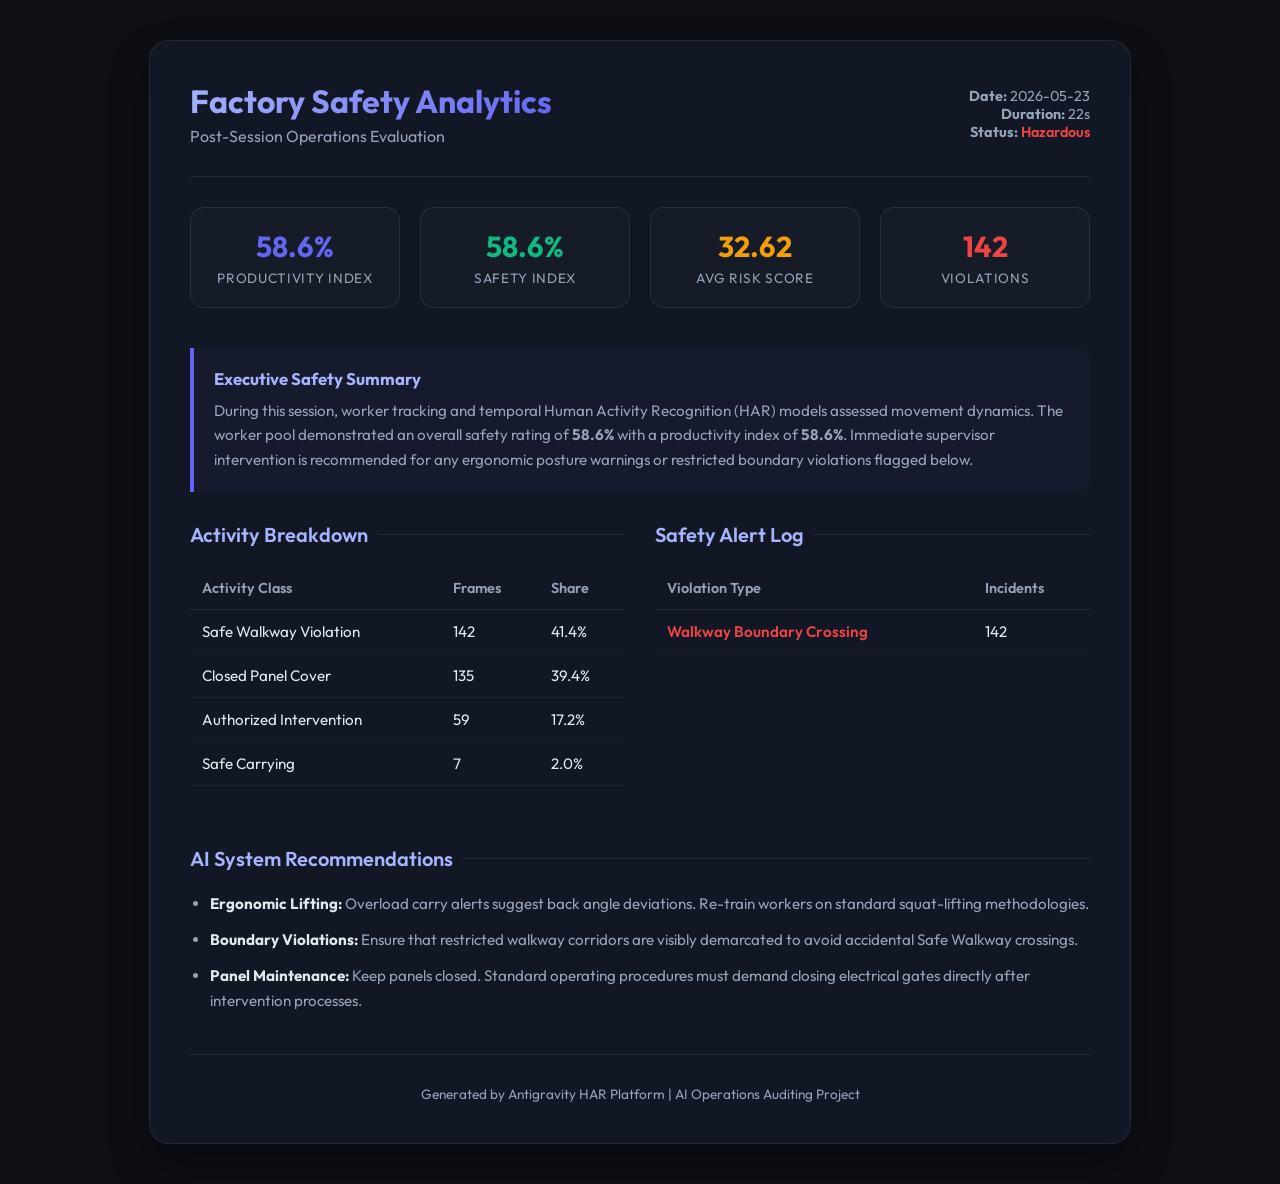
<file: reports/safety_report_20260523_174329.html>
<!DOCTYPE html>
<html lang="en">
<head>
    <meta charset="UTF-8">
    <title>Factory Worker Safety & Productivity Report</title>
    <style>
        @import url('https://fonts.googleapis.com/css2?family=Outfit:wght@300;400;600;700&display=swap');
        
        :root {
            --bg-color: #0d0f14;
            --card-bg: rgba(22, 28, 45, 0.7);
            --border-color: rgba(255, 255, 255, 0.08);
            --text-color: #e2e8f0;
            --text-muted: #94a3b8;
            --primary: #6366f1;
            --primary-glow: rgba(99, 102, 241, 0.2);
            --success: #10b981;
            --warning: #f59e0b;
            --danger: #ef4444;
        }

        body {
            background-color: var(--bg-color);
            color: var(--text-color);
            font-family: 'Outfit', sans-serif;
            margin: 0;
            padding: 40px 20px;
            display: flex;
            justify-content: center;
        }

        .report-container {
            max-width: 900px;
            width: 100%;
            background: var(--card-bg);
            border: 1px solid var(--border-color);
            border-radius: 20px;
            backdrop-filter: blur(16px);
            padding: 40px;
            box-shadow: 0 20px 40px rgba(0, 0, 0, 0.3);
        }

        .header {
            border-bottom: 1px solid var(--border-color);
            padding-bottom: 30px;
            margin-bottom: 30px;
            display: flex;
            justify-content: space-between;
            align-items: center;
        }

        .header h1 {
            font-size: 2rem;
            margin: 0;
            font-weight: 700;
            background: linear-gradient(135deg, #a5b4fc 0%, #6366f1 100%);
            -webkit-background-clip: text;
            -webkit-text-fill-color: transparent;
        }

        .header .meta {
            text-align: right;
            color: var(--text-muted);
            font-size: 0.9rem;
        }

        .kpi-grid {
            display: grid;
            grid-template-columns: repeat(4, 1fr);
            gap: 20px;
            margin-bottom: 40px;
        }

        .kpi-card {
            background: rgba(255, 255, 255, 0.02);
            border: 1px solid var(--border-color);
            border-radius: 14px;
            padding: 20px;
            text-align: center;
            transition: all 0.3s ease;
        }

        .kpi-card:hover {
            border-color: var(--primary);
            box-shadow: 0 0 15px var(--primary-glow);
        }

        .kpi-card .value {
            font-size: 1.8rem;
            font-weight: 700;
            margin-bottom: 5px;
        }

        .kpi-card .label {
            color: var(--text-muted);
            font-size: 0.85rem;
            text-transform: uppercase;
            letter-spacing: 0.05em;
        }

        .section-title {
            font-size: 1.25rem;
            font-weight: 600;
            margin-bottom: 20px;
            color: #a5b4fc;
            display: flex;
            align-items: center;
            gap: 10px;
        }

        .section-title::after {
            content: '';
            flex-grow: 1;
            height: 1px;
            background: var(--border-color);
        }

        .grid-2 {
            display: grid;
            grid-template-columns: 1fr 1fr;
            gap: 30px;
            margin-bottom: 40px;
        }

        table {
            width: 100%;
            border-collapse: collapse;
            margin-bottom: 20px;
        }

        th {
            text-align: left;
            padding: 12px;
            color: var(--text-muted);
            border-bottom: 1px solid var(--border-color);
            font-weight: 600;
            font-size: 0.9rem;
        }

        td {
            padding: 12px;
            border-bottom: 1px solid rgba(255, 255, 255, 0.03);
            font-size: 0.95rem;
        }

        .success-text { color: var(--success); font-weight: 600; }
        .warning-text { color: var(--warning); font-weight: 600; }
        .danger-text { color: var(--danger); font-weight: 600; }

        .notes-card {
            background: rgba(99, 102, 241, 0.04);
            border-left: 4px solid var(--primary);
            border-radius: 0 12px 12px 0;
            padding: 20px;
            margin-bottom: 30px;
        }

        .notes-card h3 {
            margin: 0 0 10px 0;
            font-size: 1.05rem;
            color: #a5b4fc;
        }

        .notes-card p {
            margin: 0;
            color: var(--text-muted);
            font-size: 0.95rem;
            line-height: 1.6;
        }

        .footer {
            text-align: center;
            border-top: 1px solid var(--border-color);
            padding-top: 30px;
            margin-top: 40px;
            color: var(--text-muted);
            font-size: 0.85rem;
        }
    </style>
</head>
<body>

<div class="report-container">
    <div class="header">
        <div>
            <h1>Factory Safety Analytics</h1>
            <div style="color: var(--text-muted); margin-top: 5px;">Post-Session Operations Evaluation</div>
        </div>
        <div class="meta">
            <div><strong>Date:</strong> 2026-05-23</div>
            <div><strong>Duration:</strong> 22s</div>
            <div><strong>Status:</strong> <span class="danger-text">Hazardous</span></div>
        </div>
    </div>

    <div class="kpi-grid">
        <div class="kpi-card">
            <div class="value" style="color: var(--primary);">58.6%</div>
            <div class="label">Productivity Index</div>
        </div>
        <div class="kpi-card">
            <div class="value" style="color: var(--success);">58.6%</div>
            <div class="label">Safety Index</div>
        </div>
        <div class="kpi-card">
            <div class="value" style="color: var(--warning);">32.62</div>
            <div class="label">Avg Risk Score</div>
        </div>
        <div class="kpi-card">
            <div class="value" style="color: var(--danger);">142</div>
            <div class="label">Violations</div>
        </div>
    </div>

    <div class="notes-card">
        <h3>Executive Safety Summary</h3>
        <p>
            During this session, worker tracking and temporal Human Activity Recognition (HAR) models assessed movement dynamics.
            The worker pool demonstrated an overall safety rating of <strong>58.6%</strong> with a productivity index of 
            <strong>58.6%</strong>. Immediate supervisor intervention is recommended for any ergonomic posture warnings or restricted boundary violations flagged below.
        </p>
    </div>

    <div class="grid-2">
        <div>
            <div class="section-title">Activity Breakdown</div>
            <table>
                <thead>
                    <tr>
                        <th>Activity Class</th>
                        <th>Frames</th>
                        <th>Share</th>
                    </tr>
                </thead>
                <tbody>
                    <tr><td>Safe Walkway Violation</td><td>142</td><td>41.4%</td></tr><tr><td>Closed Panel Cover</td><td>135</td><td>39.4%</td></tr><tr><td>Authorized Intervention</td><td>59</td><td>17.2%</td></tr><tr><td>Safe Carrying</td><td>7</td><td>2.0%</td></tr>
                </tbody>
            </table>
        </div>

        <div>
            <div class="section-title">Safety Alert Log</div>
            <table>
                <thead>
                    <tr>
                        <th>Violation Type</th>
                        <th>Incidents</th>
                    </tr>
                </thead>
                <tbody>
                    <tr><td class='danger-text'>Walkway Boundary Crossing</td><td>142</td></tr>
                </tbody>
            </table>
        </div>
    </div>

    <div class="section-title">AI System Recommendations</div>
    <div style="font-size:0.95rem; line-height: 1.7; color: var(--text-muted);">
        <ul style="padding-left: 20px; margin: 0;">
            <li style="margin-bottom: 10px;"><strong style="color:var(--text-color);">Ergonomic Lifting:</strong> Overload carry alerts suggest back angle deviations. Re-train workers on standard squat-lifting methodologies.</li>
            <li style="margin-bottom: 10px;"><strong style="color:var(--text-color);">Boundary Violations:</strong> Ensure that restricted walkway corridors are visibly demarcated to avoid accidental Safe Walkway crossings.</li>
            <li><strong style="color:var(--text-color);">Panel Maintenance:</strong> Keep panels closed. Standard operating procedures must demand closing electrical gates directly after intervention processes.</li>
        </ul>
    </div>

    <div class="footer">
        Generated by Antigravity HAR Platform | AI Operations Auditing Project
    </div>
</div>

</body>
</html>
</file>
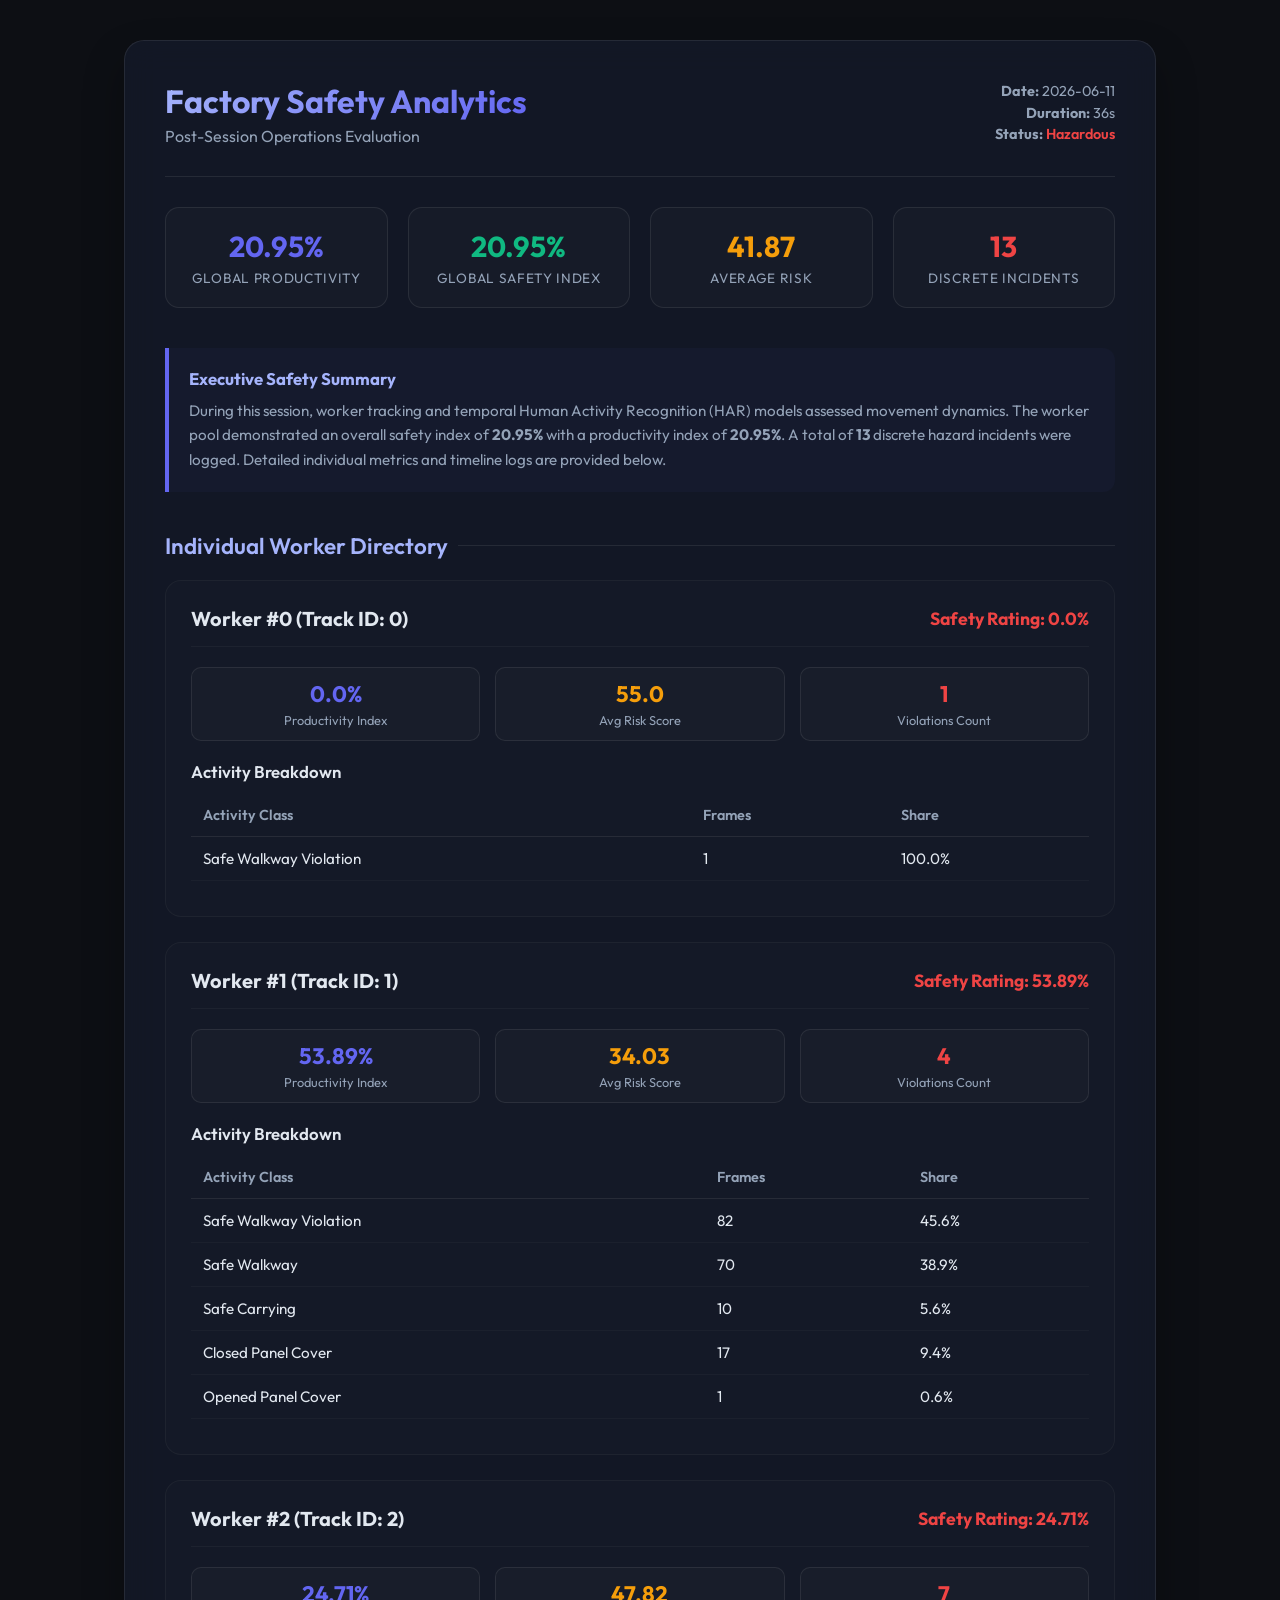
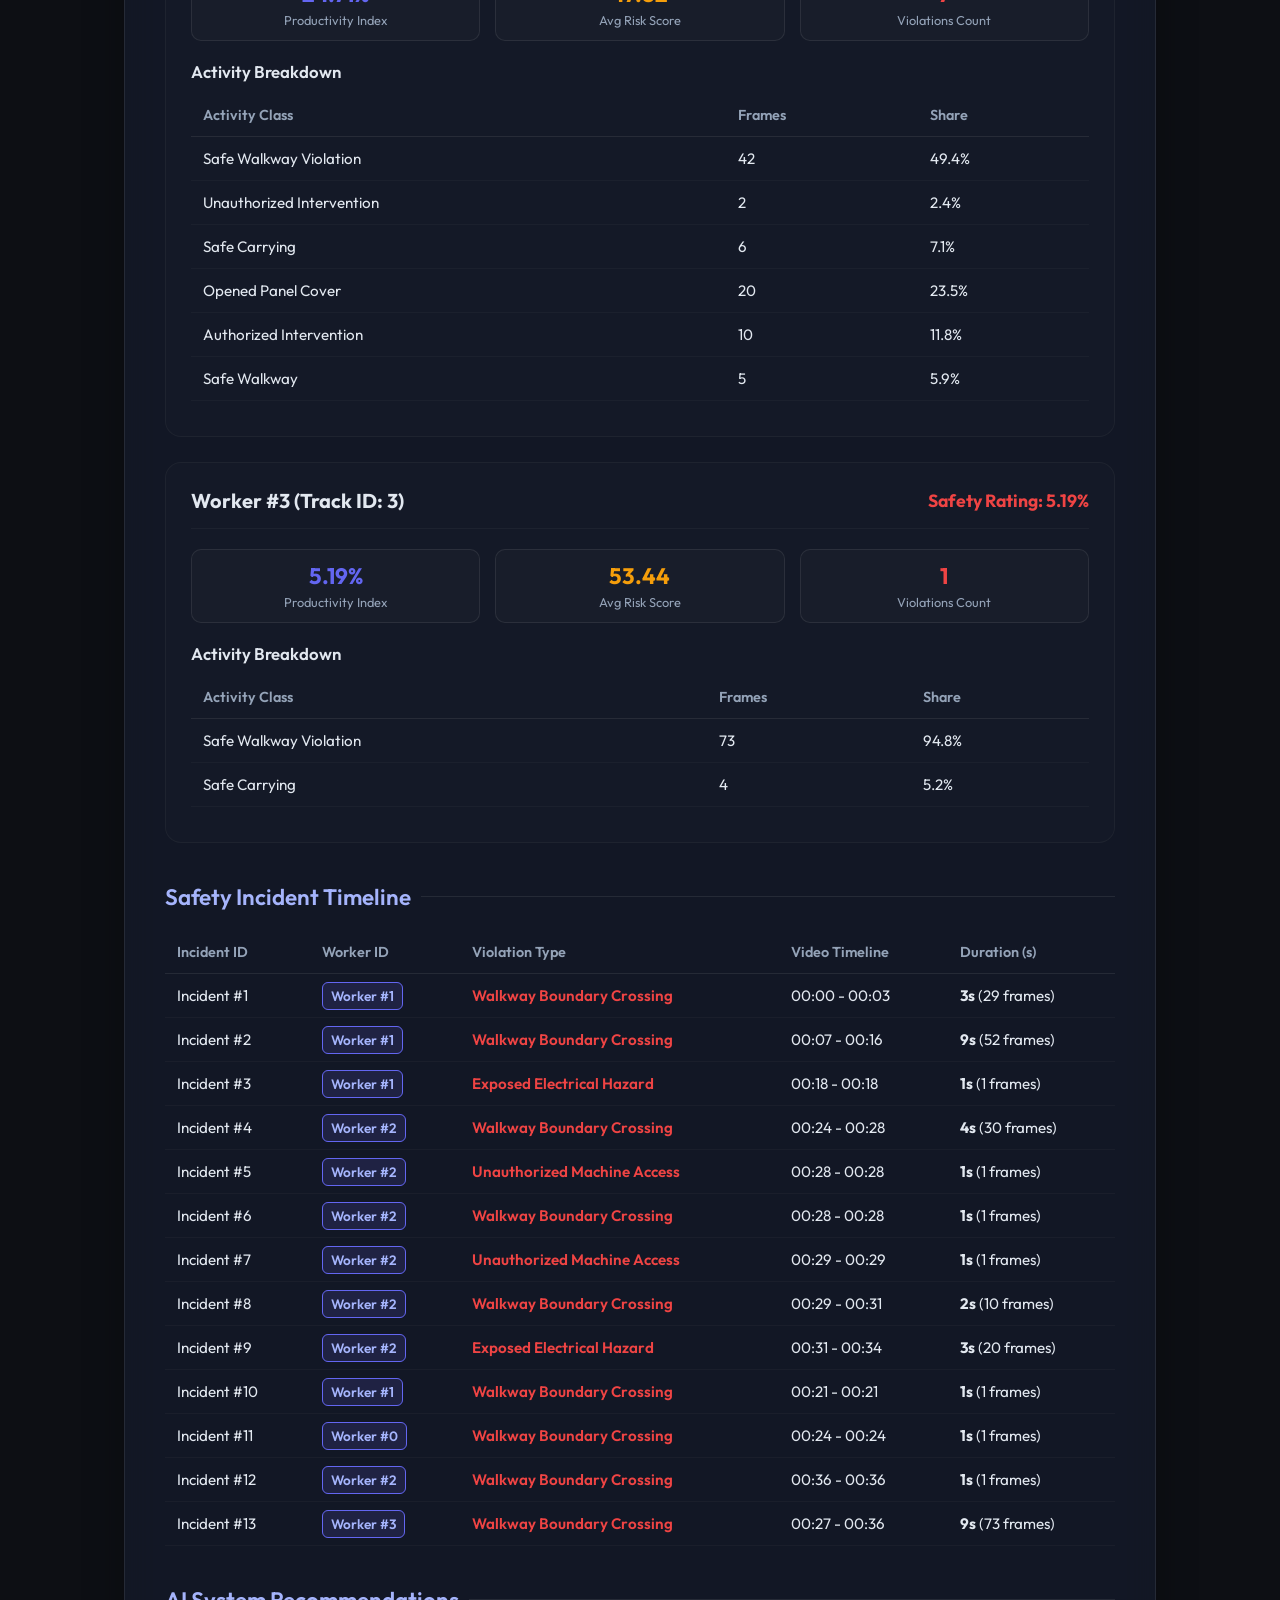
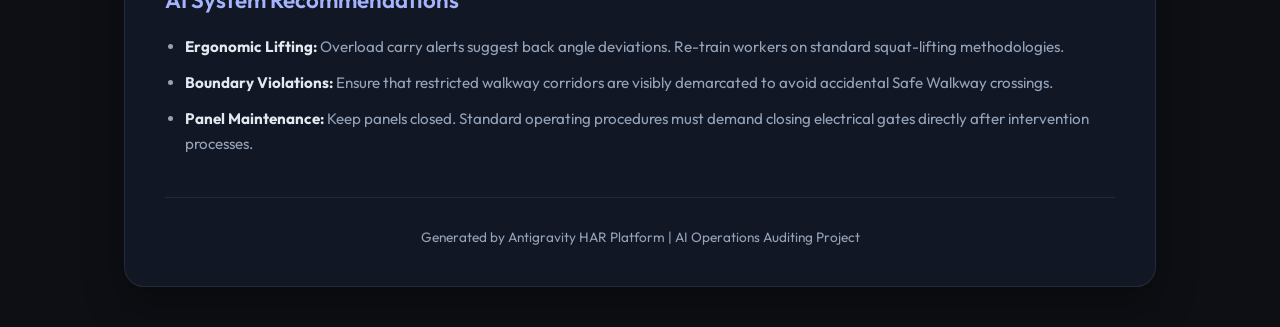
<file: reports/safety_report_20260611_115547.html>
<!DOCTYPE html>
<html lang="en">
<head>
    <meta charset="UTF-8">
    <title>Factory Worker Safety & Productivity Report</title>
    <style>
        @import url('https://fonts.googleapis.com/css2?family=Outfit:wght@300;400;600;700&display=swap');
        
        :root {
            --bg-color: #0d0f14;
            --card-bg: rgba(22, 28, 45, 0.7);
            --border-color: rgba(255, 255, 255, 0.08);
            --text-color: #e2e8f0;
            --text-muted: #94a3b8;
            --primary: #6366f1;
            --primary-glow: rgba(99, 102, 241, 0.2);
            --success: #10b981;
            --warning: #f59e0b;
            --danger: #ef4444;
        }

        body {
            background-color: var(--bg-color);
            color: var(--text-color);
            font-family: 'Outfit', sans-serif;
            margin: 0;
            padding: 40px 20px;
            display: flex;
            justify-content: center;
        }

        .report-container {
            max-width: 950px;
            width: 100%;
            background: var(--card-bg);
            border: 1px solid var(--border-color);
            border-radius: 20px;
            backdrop-filter: blur(16px);
            padding: 40px;
            box-shadow: 0 20px 40px rgba(0, 0, 0, 0.3);
        }

        .header {
            border-bottom: 1px solid var(--border-color);
            padding-bottom: 30px;
            margin-bottom: 30px;
            display: flex;
            justify-content: space-between;
            align-items: center;
        }

        .header h1 {
            font-size: 2rem;
            margin: 0;
            font-weight: 700;
            background: linear-gradient(135deg, #a5b4fc 0%, #6366f1 100%);
            -webkit-background-clip: text;
            -webkit-text-fill-color: transparent;
        }

        .header .meta {
            text-align: right;
            color: var(--text-muted);
            font-size: 0.9rem;
            line-height: 1.5;
        }

        .kpi-grid {
            display: grid;
            grid-template-columns: repeat(4, 1fr);
            gap: 20px;
            margin-bottom: 40px;
        }

        .kpi-card {
            background: rgba(255, 255, 255, 0.02);
            border: 1px solid var(--border-color);
            border-radius: 14px;
            padding: 20px;
            text-align: center;
            transition: all 0.3s ease;
        }

        .kpi-card:hover {
            border-color: var(--primary);
            box-shadow: 0 0 15px var(--primary-glow);
        }

        .kpi-card .value {
            font-size: 1.8rem;
            font-weight: 700;
            margin-bottom: 5px;
        }

        .kpi-card .label {
            color: var(--text-muted);
            font-size: 0.85rem;
            text-transform: uppercase;
            letter-spacing: 0.05em;
        }

        .section-title {
            font-size: 1.4rem;
            font-weight: 600;
            margin: 40px 0 20px 0;
            color: #a5b4fc;
            display: flex;
            align-items: center;
            gap: 10px;
        }

        .section-title::after {
            content: '';
            flex-grow: 1;
            height: 1px;
            background: var(--border-color);
        }

        .subsection-title {
            font-size: 1.05rem;
            font-weight: 600;
            margin-bottom: 12px;
            color: var(--text-color);
        }

        .worker-card {
            background: rgba(255, 255, 255, 0.01);
            border: 1px solid rgba(255, 255, 255, 0.04);
            border-radius: 16px;
            padding: 25px;
            margin-bottom: 25px;
        }

        .worker-header {
            display: flex;
            justify-content: space-between;
            align-items: center;
            border-bottom: 1px solid rgba(255, 255, 255, 0.04);
            padding-bottom: 15px;
            margin-bottom: 20px;
        }

        .worker-header h2 {
            font-size: 1.25rem;
            margin: 0;
            color: var(--text-color);
        }

        .worker-kpi-row {
            display: grid;
            grid-template-columns: repeat(3, 1fr);
            gap: 15px;
            margin-bottom: 20px;
        }

        .w-kpi-box {
            background: rgba(255, 255, 255, 0.02);
            border: 1px solid var(--border-color);
            border-radius: 10px;
            padding: 12px;
            text-align: center;
        }

        .w-kpi-box .val {
            font-size: 1.4rem;
            font-weight: 700;
        }

        .w-kpi-box .lbl {
            font-size: 0.8rem;
            color: var(--text-muted);
            margin-top: 4px;
        }

        table {
            width: 100%;
            border-collapse: collapse;
            margin-bottom: 10px;
        }

        th {
            text-align: left;
            padding: 12px;
            color: var(--text-muted);
            border-bottom: 1px solid var(--border-color);
            font-weight: 600;
            font-size: 0.9rem;
        }

        td {
            padding: 12px;
            border-bottom: 1px solid rgba(255, 255, 255, 0.03);
            font-size: 0.95rem;
        }

        .worker-tag {
            background: rgba(99, 102, 241, 0.15);
            border: 1px solid var(--primary);
            color: #a5b4fc;
            padding: 4px 8px;
            border-radius: 6px;
            font-size: 0.85rem;
            font-weight: 600;
        }

        .success-text { color: var(--success); font-weight: 600; }
        .warning-text { color: var(--warning); font-weight: 600; }
        .danger-text { color: var(--danger); font-weight: 600; }

        .notes-card {
            background: rgba(99, 102, 241, 0.04);
            border-left: 4px solid var(--primary);
            border-radius: 0 12px 12px 0;
            padding: 20px;
            margin-bottom: 30px;
        }

        .notes-card h3 {
            margin: 0 0 10px 0;
            font-size: 1.05rem;
            color: #a5b4fc;
        }

        .notes-card p {
            margin: 0;
            color: var(--text-muted);
            font-size: 0.95rem;
            line-height: 1.6;
        }

        .footer {
            text-align: center;
            border-top: 1px solid var(--border-color);
            padding-top: 30px;
            margin-top: 40px;
            color: var(--text-muted);
            font-size: 0.85rem;
        }
    </style>
</head>
<body>

<div class="report-container">
    <div class="header">
        <div>
            <h1>Factory Safety Analytics</h1>
            <div style="color: var(--text-muted); margin-top: 5px;">Post-Session Operations Evaluation</div>
        </div>
        <div class="meta">
            <div><strong>Date:</strong> 2026-06-11</div>
            <div><strong>Duration:</strong> 36s</div>
            <div><strong>Status:</strong> <span class="danger-text">Hazardous</span></div>
        </div>
    </div>

    <div class="kpi-grid">
        <div class="kpi-card">
            <div class="value" style="color: var(--primary);">20.95%</div>
            <div class="label">Global Productivity</div>
        </div>
        <div class="kpi-card">
            <div class="value" style="color: var(--success);">20.95%</div>
            <div class="label">Global Safety Index</div>
        </div>
        <div class="kpi-card">
            <div class="value" style="color: var(--warning);">41.87</div>
            <div class="label">Average Risk</div>
        </div>
        <div class="kpi-card">
            <div class="value" style="color: var(--danger);">13</div>
            <div class="label">Discrete Incidents</div>
        </div>
    </div>

    <div class="notes-card">
        <h3>Executive Safety Summary</h3>
        <p>
            During this session, worker tracking and temporal Human Activity Recognition (HAR) models assessed movement dynamics.
            The worker pool demonstrated an overall safety index of <strong>20.95%</strong> with a productivity index of 
            <strong>20.95%</strong>. A total of <strong>13</strong> discrete hazard incidents were logged. 
            Detailed individual metrics and timeline logs are provided below.
        </p>
    </div>

    <div class="section-title">Individual Worker Directory</div>
    
            <div class="worker-card">
                <div class="worker-header">
                    <h2>Worker #0 (Track ID: 0)</h2>
                    <span class="danger-text" style="font-size: 1.1rem; font-weight:700;">
                        Safety Rating: 0.0%
                    </span>
                </div>
                
                <div class="worker-kpi-row">
                    <div class="w-kpi-box">
                        <div class="val" style="color: var(--primary);">0.0%</div>
                        <div class="lbl">Productivity Index</div>
                    </div>
                    <div class="w-kpi-box">
                        <div class="val" style="color: var(--warning);">55.0</div>
                        <div class="lbl">Avg Risk Score</div>
                    </div>
                    <div class="w-kpi-box">
                        <div class="val" style="color: var(--danger);">1</div>
                        <div class="lbl">Violations Count</div>
                    </div>
                </div>

                <div class="worker-sections">
                    <div class="worker-table-col">
                        <div class="subsection-title">Activity Breakdown</div>
                        <table>
                            <thead>
                                <tr>
                                    <th>Activity Class</th>
                                    <th>Frames</th>
                                    <th>Share</th>
                                </tr>
                            </thead>
                            <tbody>
                                <tr><td>Safe Walkway Violation</td><td>1</td><td>100.0%</td></tr>
                            </tbody>
                        </table>
                    </div>
                </div>
            </div>
            

            <div class="worker-card">
                <div class="worker-header">
                    <h2>Worker #1 (Track ID: 1)</h2>
                    <span class="danger-text" style="font-size: 1.1rem; font-weight:700;">
                        Safety Rating: 53.89%
                    </span>
                </div>
                
                <div class="worker-kpi-row">
                    <div class="w-kpi-box">
                        <div class="val" style="color: var(--primary);">53.89%</div>
                        <div class="lbl">Productivity Index</div>
                    </div>
                    <div class="w-kpi-box">
                        <div class="val" style="color: var(--warning);">34.03</div>
                        <div class="lbl">Avg Risk Score</div>
                    </div>
                    <div class="w-kpi-box">
                        <div class="val" style="color: var(--danger);">4</div>
                        <div class="lbl">Violations Count</div>
                    </div>
                </div>

                <div class="worker-sections">
                    <div class="worker-table-col">
                        <div class="subsection-title">Activity Breakdown</div>
                        <table>
                            <thead>
                                <tr>
                                    <th>Activity Class</th>
                                    <th>Frames</th>
                                    <th>Share</th>
                                </tr>
                            </thead>
                            <tbody>
                                <tr><td>Safe Walkway Violation</td><td>82</td><td>45.6%</td></tr><tr><td>Safe Walkway</td><td>70</td><td>38.9%</td></tr><tr><td>Safe Carrying</td><td>10</td><td>5.6%</td></tr><tr><td>Closed Panel Cover</td><td>17</td><td>9.4%</td></tr><tr><td>Opened Panel Cover</td><td>1</td><td>0.6%</td></tr>
                            </tbody>
                        </table>
                    </div>
                </div>
            </div>
            

            <div class="worker-card">
                <div class="worker-header">
                    <h2>Worker #2 (Track ID: 2)</h2>
                    <span class="danger-text" style="font-size: 1.1rem; font-weight:700;">
                        Safety Rating: 24.71%
                    </span>
                </div>
                
                <div class="worker-kpi-row">
                    <div class="w-kpi-box">
                        <div class="val" style="color: var(--primary);">24.71%</div>
                        <div class="lbl">Productivity Index</div>
                    </div>
                    <div class="w-kpi-box">
                        <div class="val" style="color: var(--warning);">47.82</div>
                        <div class="lbl">Avg Risk Score</div>
                    </div>
                    <div class="w-kpi-box">
                        <div class="val" style="color: var(--danger);">7</div>
                        <div class="lbl">Violations Count</div>
                    </div>
                </div>

                <div class="worker-sections">
                    <div class="worker-table-col">
                        <div class="subsection-title">Activity Breakdown</div>
                        <table>
                            <thead>
                                <tr>
                                    <th>Activity Class</th>
                                    <th>Frames</th>
                                    <th>Share</th>
                                </tr>
                            </thead>
                            <tbody>
                                <tr><td>Safe Walkway Violation</td><td>42</td><td>49.4%</td></tr><tr><td>Unauthorized Intervention</td><td>2</td><td>2.4%</td></tr><tr><td>Safe Carrying</td><td>6</td><td>7.1%</td></tr><tr><td>Opened Panel Cover</td><td>20</td><td>23.5%</td></tr><tr><td>Authorized Intervention</td><td>10</td><td>11.8%</td></tr><tr><td>Safe Walkway</td><td>5</td><td>5.9%</td></tr>
                            </tbody>
                        </table>
                    </div>
                </div>
            </div>
            

            <div class="worker-card">
                <div class="worker-header">
                    <h2>Worker #3 (Track ID: 3)</h2>
                    <span class="danger-text" style="font-size: 1.1rem; font-weight:700;">
                        Safety Rating: 5.19%
                    </span>
                </div>
                
                <div class="worker-kpi-row">
                    <div class="w-kpi-box">
                        <div class="val" style="color: var(--primary);">5.19%</div>
                        <div class="lbl">Productivity Index</div>
                    </div>
                    <div class="w-kpi-box">
                        <div class="val" style="color: var(--warning);">53.44</div>
                        <div class="lbl">Avg Risk Score</div>
                    </div>
                    <div class="w-kpi-box">
                        <div class="val" style="color: var(--danger);">1</div>
                        <div class="lbl">Violations Count</div>
                    </div>
                </div>

                <div class="worker-sections">
                    <div class="worker-table-col">
                        <div class="subsection-title">Activity Breakdown</div>
                        <table>
                            <thead>
                                <tr>
                                    <th>Activity Class</th>
                                    <th>Frames</th>
                                    <th>Share</th>
                                </tr>
                            </thead>
                            <tbody>
                                <tr><td>Safe Walkway Violation</td><td>73</td><td>94.8%</td></tr><tr><td>Safe Carrying</td><td>4</td><td>5.2%</td></tr>
                            </tbody>
                        </table>
                    </div>
                </div>
            </div>
            

    <div class="section-title">Safety Incident Timeline</div>
    <table>
        <thead>
            <tr>
                <th>Incident ID</th>
                <th>Worker ID</th>
                <th>Violation Type</th>
                <th>Video Timeline</th>
                <th>Duration (s)</th>
            </tr>
        </thead>
        <tbody>
            
                <tr>
                    <td>Incident #1</td>
                    <td><span class="worker-tag">Worker #1</span></td>
                    <td class="danger-text">Walkway Boundary Crossing</td>
                    <td>00:00 - 00:03</td>
                    <td><strong>3s</strong> (29 frames)</td>
                </tr>
                
                <tr>
                    <td>Incident #2</td>
                    <td><span class="worker-tag">Worker #1</span></td>
                    <td class="danger-text">Walkway Boundary Crossing</td>
                    <td>00:07 - 00:16</td>
                    <td><strong>9s</strong> (52 frames)</td>
                </tr>
                
                <tr>
                    <td>Incident #3</td>
                    <td><span class="worker-tag">Worker #1</span></td>
                    <td class="danger-text">Exposed Electrical Hazard</td>
                    <td>00:18 - 00:18</td>
                    <td><strong>1s</strong> (1 frames)</td>
                </tr>
                
                <tr>
                    <td>Incident #4</td>
                    <td><span class="worker-tag">Worker #2</span></td>
                    <td class="danger-text">Walkway Boundary Crossing</td>
                    <td>00:24 - 00:28</td>
                    <td><strong>4s</strong> (30 frames)</td>
                </tr>
                
                <tr>
                    <td>Incident #5</td>
                    <td><span class="worker-tag">Worker #2</span></td>
                    <td class="danger-text">Unauthorized Machine Access</td>
                    <td>00:28 - 00:28</td>
                    <td><strong>1s</strong> (1 frames)</td>
                </tr>
                
                <tr>
                    <td>Incident #6</td>
                    <td><span class="worker-tag">Worker #2</span></td>
                    <td class="danger-text">Walkway Boundary Crossing</td>
                    <td>00:28 - 00:28</td>
                    <td><strong>1s</strong> (1 frames)</td>
                </tr>
                
                <tr>
                    <td>Incident #7</td>
                    <td><span class="worker-tag">Worker #2</span></td>
                    <td class="danger-text">Unauthorized Machine Access</td>
                    <td>00:29 - 00:29</td>
                    <td><strong>1s</strong> (1 frames)</td>
                </tr>
                
                <tr>
                    <td>Incident #8</td>
                    <td><span class="worker-tag">Worker #2</span></td>
                    <td class="danger-text">Walkway Boundary Crossing</td>
                    <td>00:29 - 00:31</td>
                    <td><strong>2s</strong> (10 frames)</td>
                </tr>
                
                <tr>
                    <td>Incident #9</td>
                    <td><span class="worker-tag">Worker #2</span></td>
                    <td class="danger-text">Exposed Electrical Hazard</td>
                    <td>00:31 - 00:34</td>
                    <td><strong>3s</strong> (20 frames)</td>
                </tr>
                
                <tr>
                    <td>Incident #10</td>
                    <td><span class="worker-tag">Worker #1</span></td>
                    <td class="danger-text">Walkway Boundary Crossing</td>
                    <td>00:21 - 00:21</td>
                    <td><strong>1s</strong> (1 frames)</td>
                </tr>
                
                <tr>
                    <td>Incident #11</td>
                    <td><span class="worker-tag">Worker #0</span></td>
                    <td class="danger-text">Walkway Boundary Crossing</td>
                    <td>00:24 - 00:24</td>
                    <td><strong>1s</strong> (1 frames)</td>
                </tr>
                
                <tr>
                    <td>Incident #12</td>
                    <td><span class="worker-tag">Worker #2</span></td>
                    <td class="danger-text">Walkway Boundary Crossing</td>
                    <td>00:36 - 00:36</td>
                    <td><strong>1s</strong> (1 frames)</td>
                </tr>
                
                <tr>
                    <td>Incident #13</td>
                    <td><span class="worker-tag">Worker #3</span></td>
                    <td class="danger-text">Walkway Boundary Crossing</td>
                    <td>00:27 - 00:36</td>
                    <td><strong>9s</strong> (73 frames)</td>
                </tr>
                
        </tbody>
    </table>

    <div class="section-title">AI System Recommendations</div>
    <div style="font-size:0.95rem; line-height: 1.7; color: var(--text-muted);">
        <ul style="padding-left: 20px; margin: 0;">
            <li style="margin-bottom: 10px;"><strong style="color:var(--text-color);">Ergonomic Lifting:</strong> Overload carry alerts suggest back angle deviations. Re-train workers on standard squat-lifting methodologies.</li>
            <li style="margin-bottom: 10px;"><strong style="color:var(--text-color);">Boundary Violations:</strong> Ensure that restricted walkway corridors are visibly demarcated to avoid accidental Safe Walkway crossings.</li>
            <li><strong style="color:var(--text-color);">Panel Maintenance:</strong> Keep panels closed. Standard operating procedures must demand closing electrical gates directly after intervention processes.</li>
        </ul>
    </div>

    <div class="footer">
        Generated by Antigravity HAR Platform | AI Operations Auditing Project
    </div>
</div>

</body>
</html>
</file>
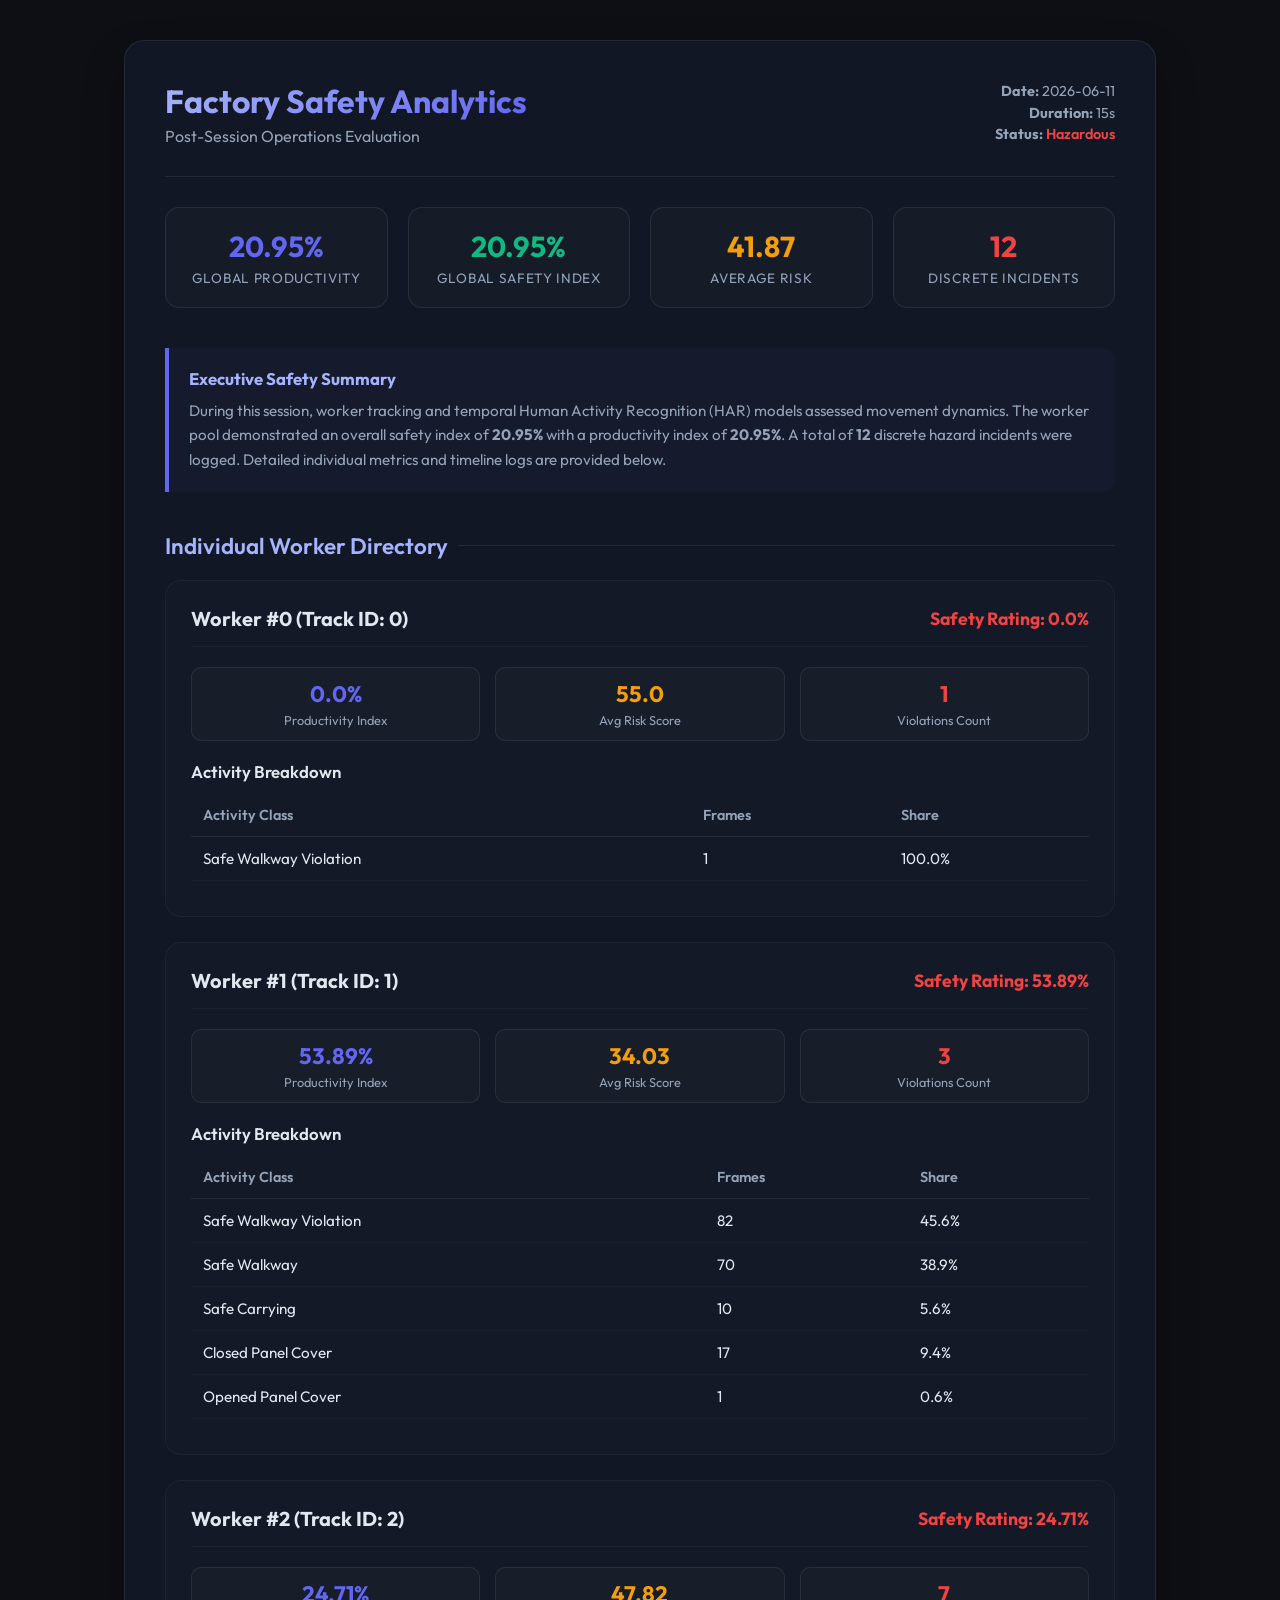
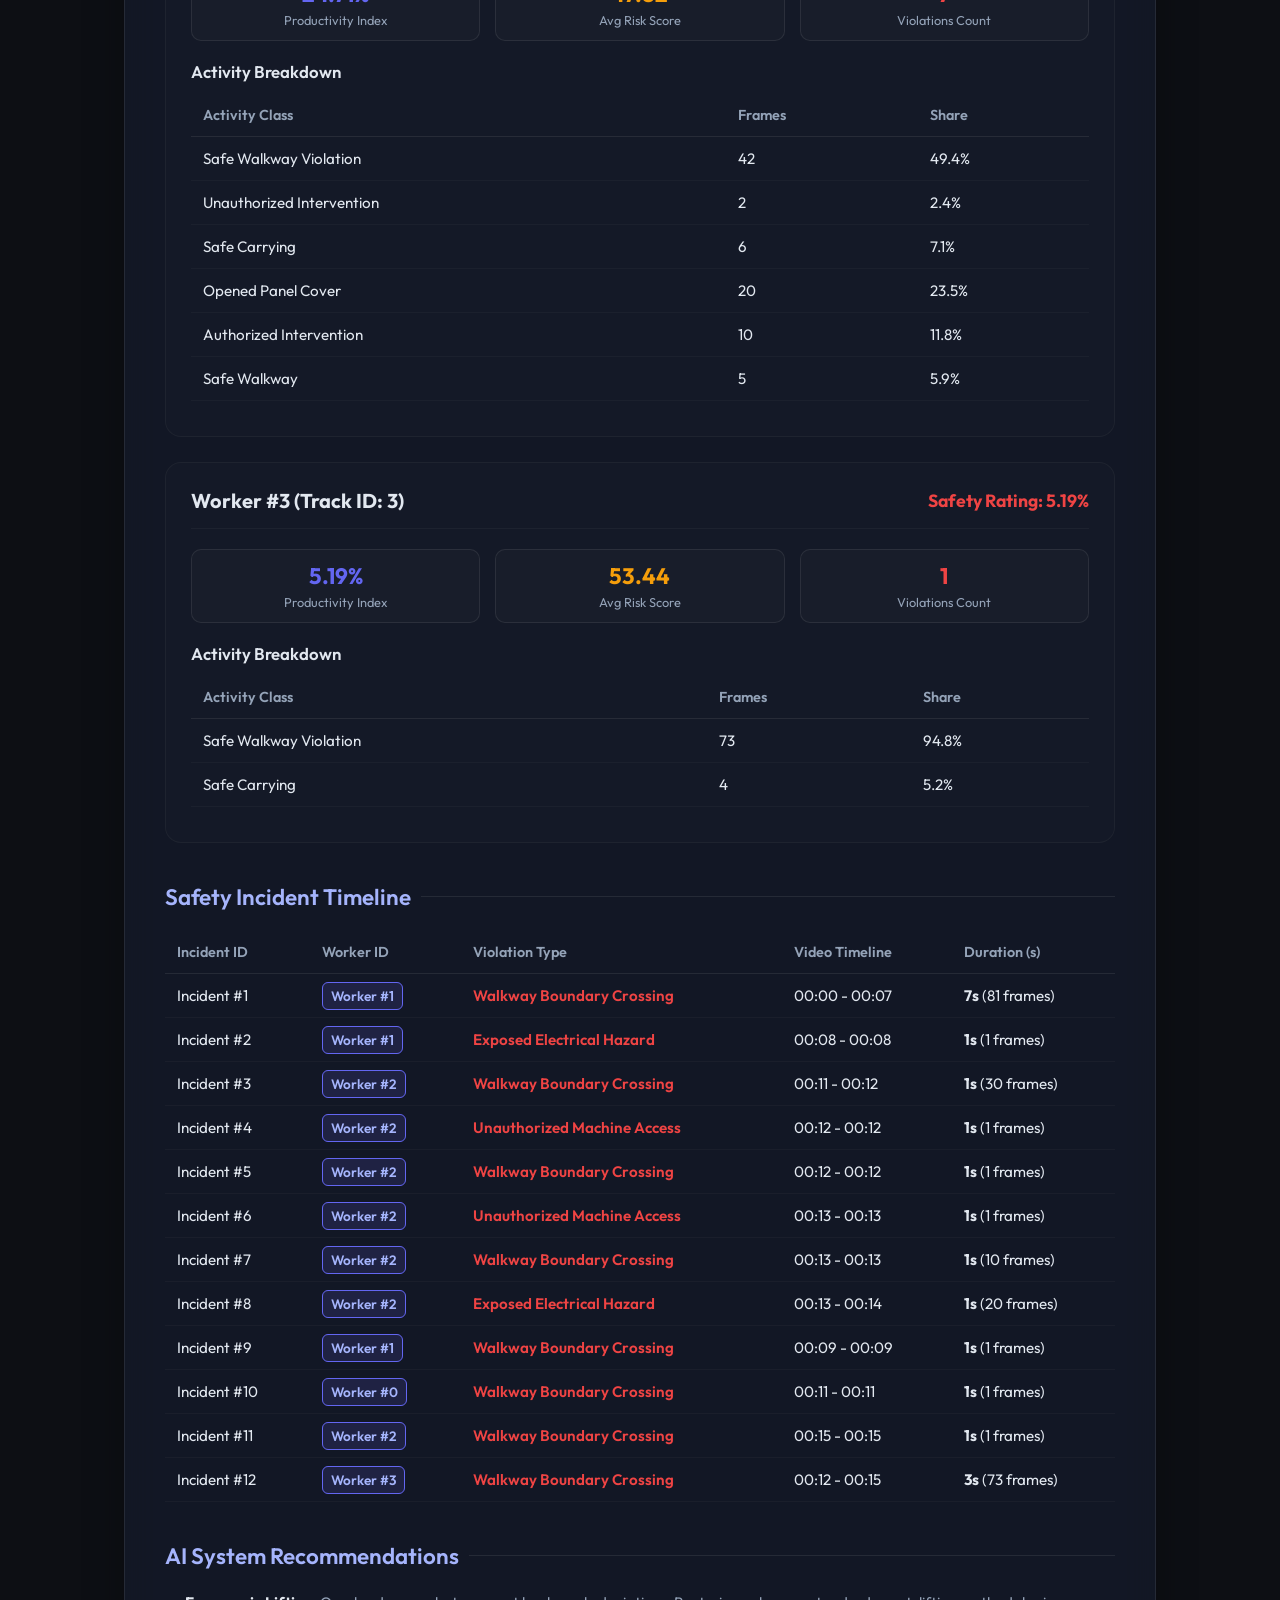
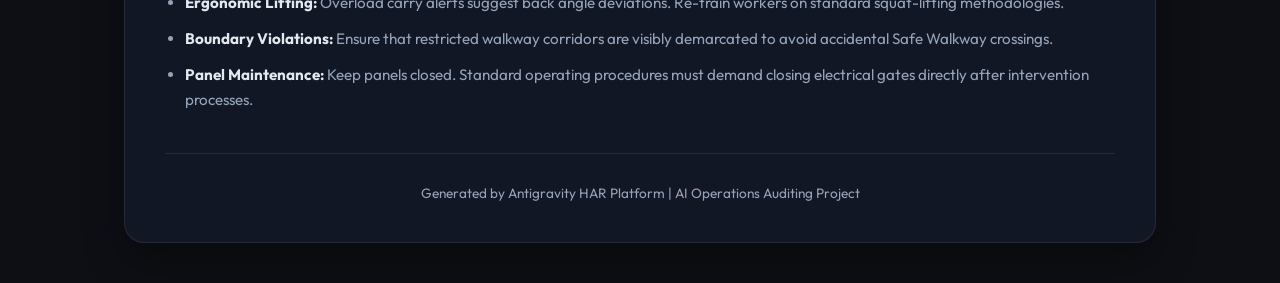
<file: reports/safety_report_20260611_121014.html>
<!DOCTYPE html>
<html lang="en">
<head>
    <meta charset="UTF-8">
    <title>Factory Worker Safety & Productivity Report</title>
    <style>
        @import url('https://fonts.googleapis.com/css2?family=Outfit:wght@300;400;600;700&display=swap');
        
        :root {
            --bg-color: #0d0f14;
            --card-bg: rgba(22, 28, 45, 0.7);
            --border-color: rgba(255, 255, 255, 0.08);
            --text-color: #e2e8f0;
            --text-muted: #94a3b8;
            --primary: #6366f1;
            --primary-glow: rgba(99, 102, 241, 0.2);
            --success: #10b981;
            --warning: #f59e0b;
            --danger: #ef4444;
        }

        body {
            background-color: var(--bg-color);
            color: var(--text-color);
            font-family: 'Outfit', sans-serif;
            margin: 0;
            padding: 40px 20px;
            display: flex;
            justify-content: center;
        }

        .report-container {
            max-width: 950px;
            width: 100%;
            background: var(--card-bg);
            border: 1px solid var(--border-color);
            border-radius: 20px;
            backdrop-filter: blur(16px);
            padding: 40px;
            box-shadow: 0 20px 40px rgba(0, 0, 0, 0.3);
        }

        .header {
            border-bottom: 1px solid var(--border-color);
            padding-bottom: 30px;
            margin-bottom: 30px;
            display: flex;
            justify-content: space-between;
            align-items: center;
        }

        .header h1 {
            font-size: 2rem;
            margin: 0;
            font-weight: 700;
            background: linear-gradient(135deg, #a5b4fc 0%, #6366f1 100%);
            -webkit-background-clip: text;
            -webkit-text-fill-color: transparent;
        }

        .header .meta {
            text-align: right;
            color: var(--text-muted);
            font-size: 0.9rem;
            line-height: 1.5;
        }

        .kpi-grid {
            display: grid;
            grid-template-columns: repeat(4, 1fr);
            gap: 20px;
            margin-bottom: 40px;
        }

        .kpi-card {
            background: rgba(255, 255, 255, 0.02);
            border: 1px solid var(--border-color);
            border-radius: 14px;
            padding: 20px;
            text-align: center;
            transition: all 0.3s ease;
        }

        .kpi-card:hover {
            border-color: var(--primary);
            box-shadow: 0 0 15px var(--primary-glow);
        }

        .kpi-card .value {
            font-size: 1.8rem;
            font-weight: 700;
            margin-bottom: 5px;
        }

        .kpi-card .label {
            color: var(--text-muted);
            font-size: 0.85rem;
            text-transform: uppercase;
            letter-spacing: 0.05em;
        }

        .section-title {
            font-size: 1.4rem;
            font-weight: 600;
            margin: 40px 0 20px 0;
            color: #a5b4fc;
            display: flex;
            align-items: center;
            gap: 10px;
        }

        .section-title::after {
            content: '';
            flex-grow: 1;
            height: 1px;
            background: var(--border-color);
        }

        .subsection-title {
            font-size: 1.05rem;
            font-weight: 600;
            margin-bottom: 12px;
            color: var(--text-color);
        }

        .worker-card {
            background: rgba(255, 255, 255, 0.01);
            border: 1px solid rgba(255, 255, 255, 0.04);
            border-radius: 16px;
            padding: 25px;
            margin-bottom: 25px;
        }

        .worker-header {
            display: flex;
            justify-content: space-between;
            align-items: center;
            border-bottom: 1px solid rgba(255, 255, 255, 0.04);
            padding-bottom: 15px;
            margin-bottom: 20px;
        }

        .worker-header h2 {
            font-size: 1.25rem;
            margin: 0;
            color: var(--text-color);
        }

        .worker-kpi-row {
            display: grid;
            grid-template-columns: repeat(3, 1fr);
            gap: 15px;
            margin-bottom: 20px;
        }

        .w-kpi-box {
            background: rgba(255, 255, 255, 0.02);
            border: 1px solid var(--border-color);
            border-radius: 10px;
            padding: 12px;
            text-align: center;
        }

        .w-kpi-box .val {
            font-size: 1.4rem;
            font-weight: 700;
        }

        .w-kpi-box .lbl {
            font-size: 0.8rem;
            color: var(--text-muted);
            margin-top: 4px;
        }

        table {
            width: 100%;
            border-collapse: collapse;
            margin-bottom: 10px;
        }

        th {
            text-align: left;
            padding: 12px;
            color: var(--text-muted);
            border-bottom: 1px solid var(--border-color);
            font-weight: 600;
            font-size: 0.9rem;
        }

        td {
            padding: 12px;
            border-bottom: 1px solid rgba(255, 255, 255, 0.03);
            font-size: 0.95rem;
        }

        .worker-tag {
            background: rgba(99, 102, 241, 0.15);
            border: 1px solid var(--primary);
            color: #a5b4fc;
            padding: 4px 8px;
            border-radius: 6px;
            font-size: 0.85rem;
            font-weight: 600;
        }

        .success-text { color: var(--success); font-weight: 600; }
        .warning-text { color: var(--warning); font-weight: 600; }
        .danger-text { color: var(--danger); font-weight: 600; }

        .notes-card {
            background: rgba(99, 102, 241, 0.04);
            border-left: 4px solid var(--primary);
            border-radius: 0 12px 12px 0;
            padding: 20px;
            margin-bottom: 30px;
        }

        .notes-card h3 {
            margin: 0 0 10px 0;
            font-size: 1.05rem;
            color: #a5b4fc;
        }

        .notes-card p {
            margin: 0;
            color: var(--text-muted);
            font-size: 0.95rem;
            line-height: 1.6;
        }

        .footer {
            text-align: center;
            border-top: 1px solid var(--border-color);
            padding-top: 30px;
            margin-top: 40px;
            color: var(--text-muted);
            font-size: 0.85rem;
        }
    </style>
</head>
<body>

<div class="report-container">
    <div class="header">
        <div>
            <h1>Factory Safety Analytics</h1>
            <div style="color: var(--text-muted); margin-top: 5px;">Post-Session Operations Evaluation</div>
        </div>
        <div class="meta">
            <div><strong>Date:</strong> 2026-06-11</div>
            <div><strong>Duration:</strong> 15s</div>
            <div><strong>Status:</strong> <span class="danger-text">Hazardous</span></div>
        </div>
    </div>

    <div class="kpi-grid">
        <div class="kpi-card">
            <div class="value" style="color: var(--primary);">20.95%</div>
            <div class="label">Global Productivity</div>
        </div>
        <div class="kpi-card">
            <div class="value" style="color: var(--success);">20.95%</div>
            <div class="label">Global Safety Index</div>
        </div>
        <div class="kpi-card">
            <div class="value" style="color: var(--warning);">41.87</div>
            <div class="label">Average Risk</div>
        </div>
        <div class="kpi-card">
            <div class="value" style="color: var(--danger);">12</div>
            <div class="label">Discrete Incidents</div>
        </div>
    </div>

    <div class="notes-card">
        <h3>Executive Safety Summary</h3>
        <p>
            During this session, worker tracking and temporal Human Activity Recognition (HAR) models assessed movement dynamics.
            The worker pool demonstrated an overall safety index of <strong>20.95%</strong> with a productivity index of 
            <strong>20.95%</strong>. A total of <strong>12</strong> discrete hazard incidents were logged. 
            Detailed individual metrics and timeline logs are provided below.
        </p>
    </div>

    <div class="section-title">Individual Worker Directory</div>
    
            <div class="worker-card">
                <div class="worker-header">
                    <h2>Worker #0 (Track ID: 0)</h2>
                    <span class="danger-text" style="font-size: 1.1rem; font-weight:700;">
                        Safety Rating: 0.0%
                    </span>
                </div>
                
                <div class="worker-kpi-row">
                    <div class="w-kpi-box">
                        <div class="val" style="color: var(--primary);">0.0%</div>
                        <div class="lbl">Productivity Index</div>
                    </div>
                    <div class="w-kpi-box">
                        <div class="val" style="color: var(--warning);">55.0</div>
                        <div class="lbl">Avg Risk Score</div>
                    </div>
                    <div class="w-kpi-box">
                        <div class="val" style="color: var(--danger);">1</div>
                        <div class="lbl">Violations Count</div>
                    </div>
                </div>

                <div class="worker-sections">
                    <div class="worker-table-col">
                        <div class="subsection-title">Activity Breakdown</div>
                        <table>
                            <thead>
                                <tr>
                                    <th>Activity Class</th>
                                    <th>Frames</th>
                                    <th>Share</th>
                                </tr>
                            </thead>
                            <tbody>
                                <tr><td>Safe Walkway Violation</td><td>1</td><td>100.0%</td></tr>
                            </tbody>
                        </table>
                    </div>
                </div>
            </div>
            

            <div class="worker-card">
                <div class="worker-header">
                    <h2>Worker #1 (Track ID: 1)</h2>
                    <span class="danger-text" style="font-size: 1.1rem; font-weight:700;">
                        Safety Rating: 53.89%
                    </span>
                </div>
                
                <div class="worker-kpi-row">
                    <div class="w-kpi-box">
                        <div class="val" style="color: var(--primary);">53.89%</div>
                        <div class="lbl">Productivity Index</div>
                    </div>
                    <div class="w-kpi-box">
                        <div class="val" style="color: var(--warning);">34.03</div>
                        <div class="lbl">Avg Risk Score</div>
                    </div>
                    <div class="w-kpi-box">
                        <div class="val" style="color: var(--danger);">3</div>
                        <div class="lbl">Violations Count</div>
                    </div>
                </div>

                <div class="worker-sections">
                    <div class="worker-table-col">
                        <div class="subsection-title">Activity Breakdown</div>
                        <table>
                            <thead>
                                <tr>
                                    <th>Activity Class</th>
                                    <th>Frames</th>
                                    <th>Share</th>
                                </tr>
                            </thead>
                            <tbody>
                                <tr><td>Safe Walkway Violation</td><td>82</td><td>45.6%</td></tr><tr><td>Safe Walkway</td><td>70</td><td>38.9%</td></tr><tr><td>Safe Carrying</td><td>10</td><td>5.6%</td></tr><tr><td>Closed Panel Cover</td><td>17</td><td>9.4%</td></tr><tr><td>Opened Panel Cover</td><td>1</td><td>0.6%</td></tr>
                            </tbody>
                        </table>
                    </div>
                </div>
            </div>
            

            <div class="worker-card">
                <div class="worker-header">
                    <h2>Worker #2 (Track ID: 2)</h2>
                    <span class="danger-text" style="font-size: 1.1rem; font-weight:700;">
                        Safety Rating: 24.71%
                    </span>
                </div>
                
                <div class="worker-kpi-row">
                    <div class="w-kpi-box">
                        <div class="val" style="color: var(--primary);">24.71%</div>
                        <div class="lbl">Productivity Index</div>
                    </div>
                    <div class="w-kpi-box">
                        <div class="val" style="color: var(--warning);">47.82</div>
                        <div class="lbl">Avg Risk Score</div>
                    </div>
                    <div class="w-kpi-box">
                        <div class="val" style="color: var(--danger);">7</div>
                        <div class="lbl">Violations Count</div>
                    </div>
                </div>

                <div class="worker-sections">
                    <div class="worker-table-col">
                        <div class="subsection-title">Activity Breakdown</div>
                        <table>
                            <thead>
                                <tr>
                                    <th>Activity Class</th>
                                    <th>Frames</th>
                                    <th>Share</th>
                                </tr>
                            </thead>
                            <tbody>
                                <tr><td>Safe Walkway Violation</td><td>42</td><td>49.4%</td></tr><tr><td>Unauthorized Intervention</td><td>2</td><td>2.4%</td></tr><tr><td>Safe Carrying</td><td>6</td><td>7.1%</td></tr><tr><td>Opened Panel Cover</td><td>20</td><td>23.5%</td></tr><tr><td>Authorized Intervention</td><td>10</td><td>11.8%</td></tr><tr><td>Safe Walkway</td><td>5</td><td>5.9%</td></tr>
                            </tbody>
                        </table>
                    </div>
                </div>
            </div>
            

            <div class="worker-card">
                <div class="worker-header">
                    <h2>Worker #3 (Track ID: 3)</h2>
                    <span class="danger-text" style="font-size: 1.1rem; font-weight:700;">
                        Safety Rating: 5.19%
                    </span>
                </div>
                
                <div class="worker-kpi-row">
                    <div class="w-kpi-box">
                        <div class="val" style="color: var(--primary);">5.19%</div>
                        <div class="lbl">Productivity Index</div>
                    </div>
                    <div class="w-kpi-box">
                        <div class="val" style="color: var(--warning);">53.44</div>
                        <div class="lbl">Avg Risk Score</div>
                    </div>
                    <div class="w-kpi-box">
                        <div class="val" style="color: var(--danger);">1</div>
                        <div class="lbl">Violations Count</div>
                    </div>
                </div>

                <div class="worker-sections">
                    <div class="worker-table-col">
                        <div class="subsection-title">Activity Breakdown</div>
                        <table>
                            <thead>
                                <tr>
                                    <th>Activity Class</th>
                                    <th>Frames</th>
                                    <th>Share</th>
                                </tr>
                            </thead>
                            <tbody>
                                <tr><td>Safe Walkway Violation</td><td>73</td><td>94.8%</td></tr><tr><td>Safe Carrying</td><td>4</td><td>5.2%</td></tr>
                            </tbody>
                        </table>
                    </div>
                </div>
            </div>
            

    <div class="section-title">Safety Incident Timeline</div>
    <table>
        <thead>
            <tr>
                <th>Incident ID</th>
                <th>Worker ID</th>
                <th>Violation Type</th>
                <th>Video Timeline</th>
                <th>Duration (s)</th>
            </tr>
        </thead>
        <tbody>
            
                <tr>
                    <td>Incident #1</td>
                    <td><span class="worker-tag">Worker #1</span></td>
                    <td class="danger-text">Walkway Boundary Crossing</td>
                    <td>00:00 - 00:07</td>
                    <td><strong>7s</strong> (81 frames)</td>
                </tr>
                
                <tr>
                    <td>Incident #2</td>
                    <td><span class="worker-tag">Worker #1</span></td>
                    <td class="danger-text">Exposed Electrical Hazard</td>
                    <td>00:08 - 00:08</td>
                    <td><strong>1s</strong> (1 frames)</td>
                </tr>
                
                <tr>
                    <td>Incident #3</td>
                    <td><span class="worker-tag">Worker #2</span></td>
                    <td class="danger-text">Walkway Boundary Crossing</td>
                    <td>00:11 - 00:12</td>
                    <td><strong>1s</strong> (30 frames)</td>
                </tr>
                
                <tr>
                    <td>Incident #4</td>
                    <td><span class="worker-tag">Worker #2</span></td>
                    <td class="danger-text">Unauthorized Machine Access</td>
                    <td>00:12 - 00:12</td>
                    <td><strong>1s</strong> (1 frames)</td>
                </tr>
                
                <tr>
                    <td>Incident #5</td>
                    <td><span class="worker-tag">Worker #2</span></td>
                    <td class="danger-text">Walkway Boundary Crossing</td>
                    <td>00:12 - 00:12</td>
                    <td><strong>1s</strong> (1 frames)</td>
                </tr>
                
                <tr>
                    <td>Incident #6</td>
                    <td><span class="worker-tag">Worker #2</span></td>
                    <td class="danger-text">Unauthorized Machine Access</td>
                    <td>00:13 - 00:13</td>
                    <td><strong>1s</strong> (1 frames)</td>
                </tr>
                
                <tr>
                    <td>Incident #7</td>
                    <td><span class="worker-tag">Worker #2</span></td>
                    <td class="danger-text">Walkway Boundary Crossing</td>
                    <td>00:13 - 00:13</td>
                    <td><strong>1s</strong> (10 frames)</td>
                </tr>
                
                <tr>
                    <td>Incident #8</td>
                    <td><span class="worker-tag">Worker #2</span></td>
                    <td class="danger-text">Exposed Electrical Hazard</td>
                    <td>00:13 - 00:14</td>
                    <td><strong>1s</strong> (20 frames)</td>
                </tr>
                
                <tr>
                    <td>Incident #9</td>
                    <td><span class="worker-tag">Worker #1</span></td>
                    <td class="danger-text">Walkway Boundary Crossing</td>
                    <td>00:09 - 00:09</td>
                    <td><strong>1s</strong> (1 frames)</td>
                </tr>
                
                <tr>
                    <td>Incident #10</td>
                    <td><span class="worker-tag">Worker #0</span></td>
                    <td class="danger-text">Walkway Boundary Crossing</td>
                    <td>00:11 - 00:11</td>
                    <td><strong>1s</strong> (1 frames)</td>
                </tr>
                
                <tr>
                    <td>Incident #11</td>
                    <td><span class="worker-tag">Worker #2</span></td>
                    <td class="danger-text">Walkway Boundary Crossing</td>
                    <td>00:15 - 00:15</td>
                    <td><strong>1s</strong> (1 frames)</td>
                </tr>
                
                <tr>
                    <td>Incident #12</td>
                    <td><span class="worker-tag">Worker #3</span></td>
                    <td class="danger-text">Walkway Boundary Crossing</td>
                    <td>00:12 - 00:15</td>
                    <td><strong>3s</strong> (73 frames)</td>
                </tr>
                
        </tbody>
    </table>

    <div class="section-title">AI System Recommendations</div>
    <div style="font-size:0.95rem; line-height: 1.7; color: var(--text-muted);">
        <ul style="padding-left: 20px; margin: 0;">
            <li style="margin-bottom: 10px;"><strong style="color:var(--text-color);">Ergonomic Lifting:</strong> Overload carry alerts suggest back angle deviations. Re-train workers on standard squat-lifting methodologies.</li>
            <li style="margin-bottom: 10px;"><strong style="color:var(--text-color);">Boundary Violations:</strong> Ensure that restricted walkway corridors are visibly demarcated to avoid accidental Safe Walkway crossings.</li>
            <li><strong style="color:var(--text-color);">Panel Maintenance:</strong> Keep panels closed. Standard operating procedures must demand closing electrical gates directly after intervention processes.</li>
        </ul>
    </div>

    <div class="footer">
        Generated by Antigravity HAR Platform | AI Operations Auditing Project
    </div>
</div>

</body>
</html>
</file>
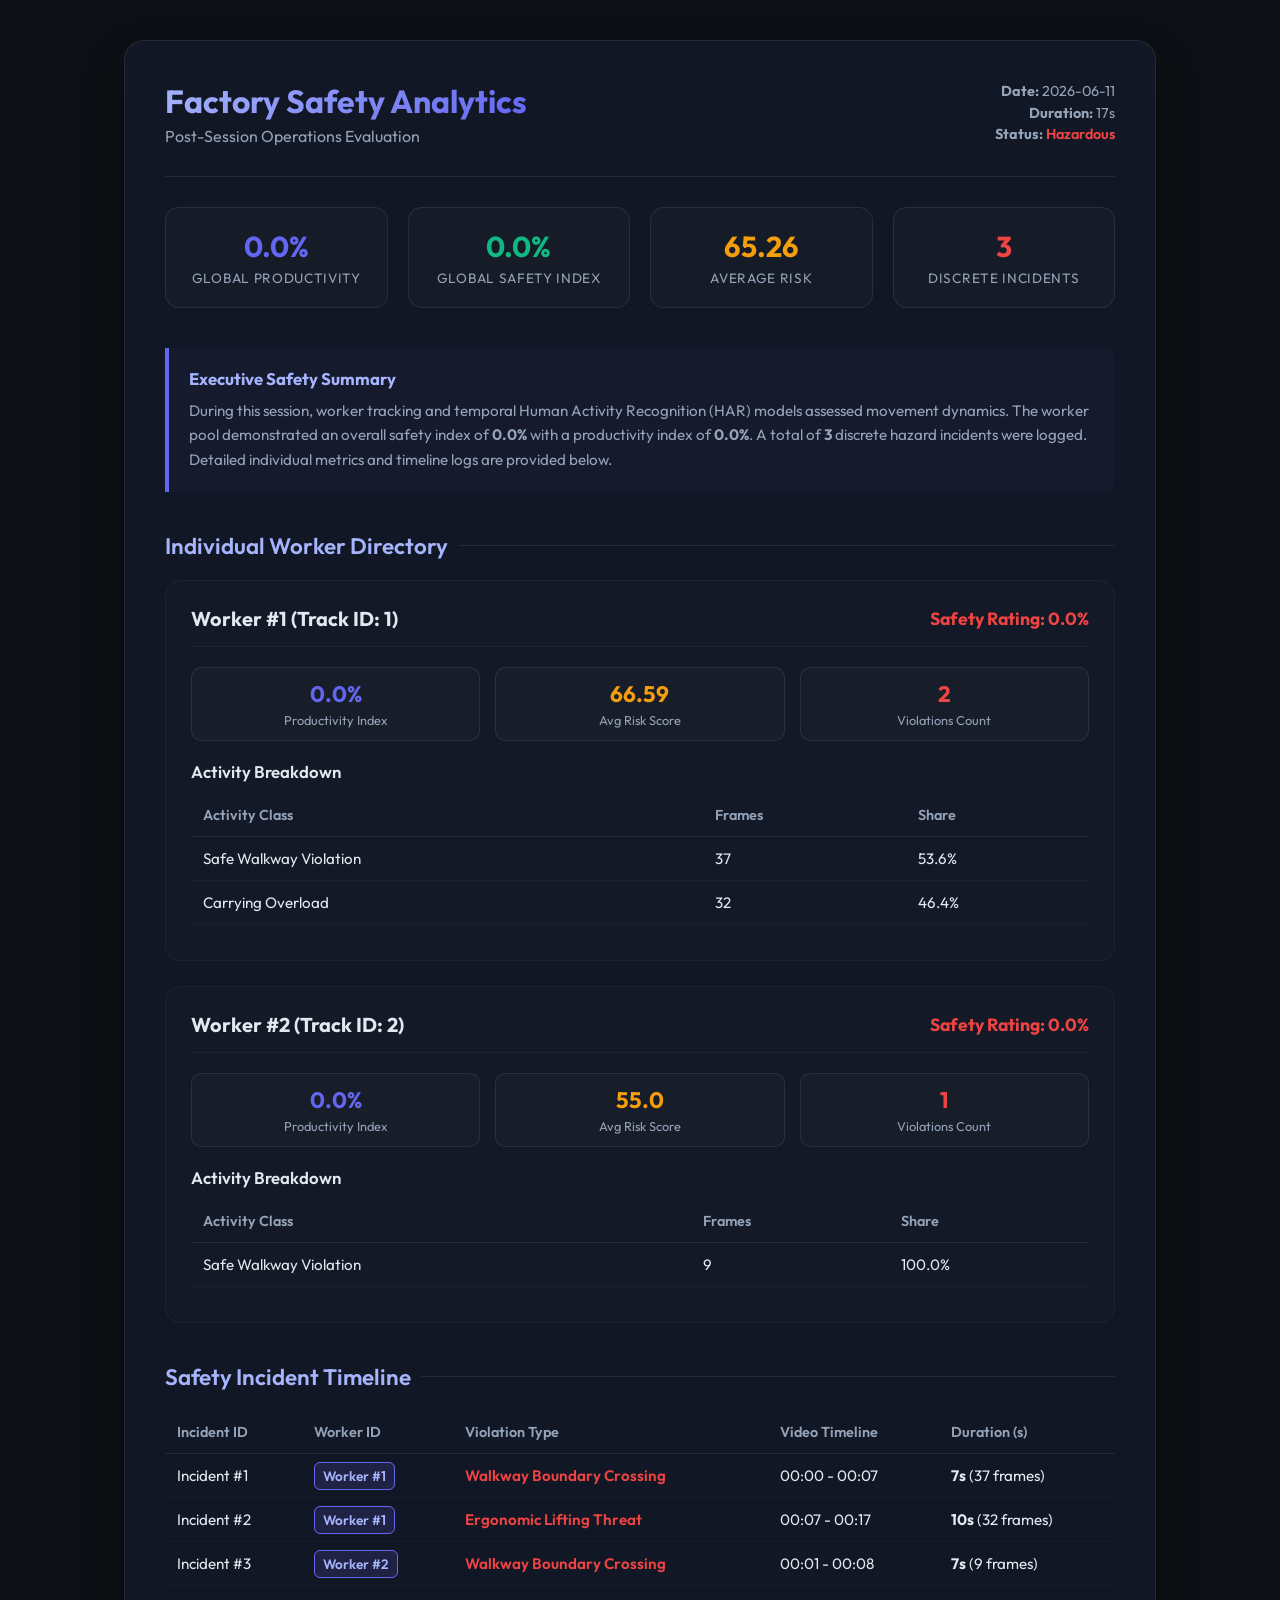
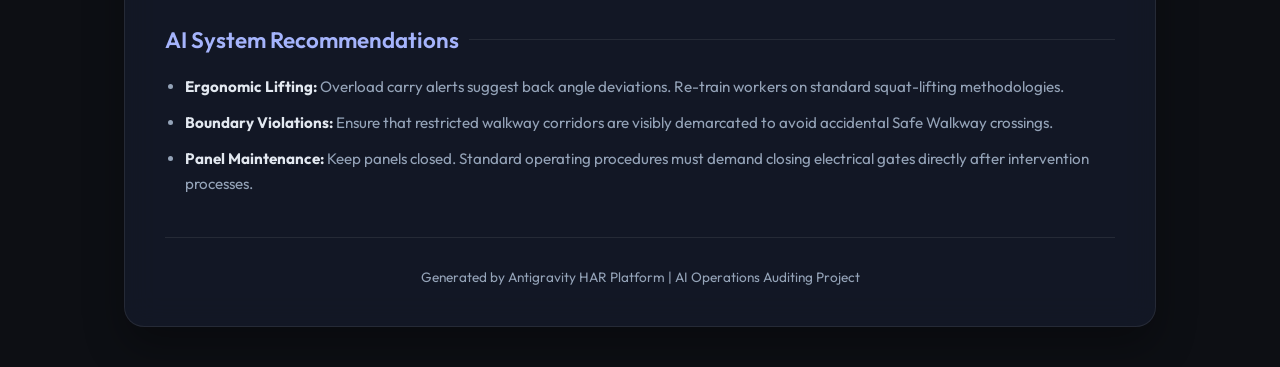
<file: reports/safety_report_20260611_121932.html>
<!DOCTYPE html>
<html lang="en">
<head>
    <meta charset="UTF-8">
    <title>Factory Worker Safety & Productivity Report</title>
    <style>
        @import url('https://fonts.googleapis.com/css2?family=Outfit:wght@300;400;600;700&display=swap');
        
        :root {
            --bg-color: #0d0f14;
            --card-bg: rgba(22, 28, 45, 0.7);
            --border-color: rgba(255, 255, 255, 0.08);
            --text-color: #e2e8f0;
            --text-muted: #94a3b8;
            --primary: #6366f1;
            --primary-glow: rgba(99, 102, 241, 0.2);
            --success: #10b981;
            --warning: #f59e0b;
            --danger: #ef4444;
        }

        body {
            background-color: var(--bg-color);
            color: var(--text-color);
            font-family: 'Outfit', sans-serif;
            margin: 0;
            padding: 40px 20px;
            display: flex;
            justify-content: center;
        }

        .report-container {
            max-width: 950px;
            width: 100%;
            background: var(--card-bg);
            border: 1px solid var(--border-color);
            border-radius: 20px;
            backdrop-filter: blur(16px);
            padding: 40px;
            box-shadow: 0 20px 40px rgba(0, 0, 0, 0.3);
        }

        .header {
            border-bottom: 1px solid var(--border-color);
            padding-bottom: 30px;
            margin-bottom: 30px;
            display: flex;
            justify-content: space-between;
            align-items: center;
        }

        .header h1 {
            font-size: 2rem;
            margin: 0;
            font-weight: 700;
            background: linear-gradient(135deg, #a5b4fc 0%, #6366f1 100%);
            -webkit-background-clip: text;
            -webkit-text-fill-color: transparent;
        }

        .header .meta {
            text-align: right;
            color: var(--text-muted);
            font-size: 0.9rem;
            line-height: 1.5;
        }

        .kpi-grid {
            display: grid;
            grid-template-columns: repeat(4, 1fr);
            gap: 20px;
            margin-bottom: 40px;
        }

        .kpi-card {
            background: rgba(255, 255, 255, 0.02);
            border: 1px solid var(--border-color);
            border-radius: 14px;
            padding: 20px;
            text-align: center;
            transition: all 0.3s ease;
        }

        .kpi-card:hover {
            border-color: var(--primary);
            box-shadow: 0 0 15px var(--primary-glow);
        }

        .kpi-card .value {
            font-size: 1.8rem;
            font-weight: 700;
            margin-bottom: 5px;
        }

        .kpi-card .label {
            color: var(--text-muted);
            font-size: 0.85rem;
            text-transform: uppercase;
            letter-spacing: 0.05em;
        }

        .section-title {
            font-size: 1.4rem;
            font-weight: 600;
            margin: 40px 0 20px 0;
            color: #a5b4fc;
            display: flex;
            align-items: center;
            gap: 10px;
        }

        .section-title::after {
            content: '';
            flex-grow: 1;
            height: 1px;
            background: var(--border-color);
        }

        .subsection-title {
            font-size: 1.05rem;
            font-weight: 600;
            margin-bottom: 12px;
            color: var(--text-color);
        }

        .worker-card {
            background: rgba(255, 255, 255, 0.01);
            border: 1px solid rgba(255, 255, 255, 0.04);
            border-radius: 16px;
            padding: 25px;
            margin-bottom: 25px;
        }

        .worker-header {
            display: flex;
            justify-content: space-between;
            align-items: center;
            border-bottom: 1px solid rgba(255, 255, 255, 0.04);
            padding-bottom: 15px;
            margin-bottom: 20px;
        }

        .worker-header h2 {
            font-size: 1.25rem;
            margin: 0;
            color: var(--text-color);
        }

        .worker-kpi-row {
            display: grid;
            grid-template-columns: repeat(3, 1fr);
            gap: 15px;
            margin-bottom: 20px;
        }

        .w-kpi-box {
            background: rgba(255, 255, 255, 0.02);
            border: 1px solid var(--border-color);
            border-radius: 10px;
            padding: 12px;
            text-align: center;
        }

        .w-kpi-box .val {
            font-size: 1.4rem;
            font-weight: 700;
        }

        .w-kpi-box .lbl {
            font-size: 0.8rem;
            color: var(--text-muted);
            margin-top: 4px;
        }

        table {
            width: 100%;
            border-collapse: collapse;
            margin-bottom: 10px;
        }

        th {
            text-align: left;
            padding: 12px;
            color: var(--text-muted);
            border-bottom: 1px solid var(--border-color);
            font-weight: 600;
            font-size: 0.9rem;
        }

        td {
            padding: 12px;
            border-bottom: 1px solid rgba(255, 255, 255, 0.03);
            font-size: 0.95rem;
        }

        .worker-tag {
            background: rgba(99, 102, 241, 0.15);
            border: 1px solid var(--primary);
            color: #a5b4fc;
            padding: 4px 8px;
            border-radius: 6px;
            font-size: 0.85rem;
            font-weight: 600;
        }

        .success-text { color: var(--success); font-weight: 600; }
        .warning-text { color: var(--warning); font-weight: 600; }
        .danger-text { color: var(--danger); font-weight: 600; }

        .notes-card {
            background: rgba(99, 102, 241, 0.04);
            border-left: 4px solid var(--primary);
            border-radius: 0 12px 12px 0;
            padding: 20px;
            margin-bottom: 30px;
        }

        .notes-card h3 {
            margin: 0 0 10px 0;
            font-size: 1.05rem;
            color: #a5b4fc;
        }

        .notes-card p {
            margin: 0;
            color: var(--text-muted);
            font-size: 0.95rem;
            line-height: 1.6;
        }

        .footer {
            text-align: center;
            border-top: 1px solid var(--border-color);
            padding-top: 30px;
            margin-top: 40px;
            color: var(--text-muted);
            font-size: 0.85rem;
        }
    </style>
</head>
<body>

<div class="report-container">
    <div class="header">
        <div>
            <h1>Factory Safety Analytics</h1>
            <div style="color: var(--text-muted); margin-top: 5px;">Post-Session Operations Evaluation</div>
        </div>
        <div class="meta">
            <div><strong>Date:</strong> 2026-06-11</div>
            <div><strong>Duration:</strong> 17s</div>
            <div><strong>Status:</strong> <span class="danger-text">Hazardous</span></div>
        </div>
    </div>

    <div class="kpi-grid">
        <div class="kpi-card">
            <div class="value" style="color: var(--primary);">0.0%</div>
            <div class="label">Global Productivity</div>
        </div>
        <div class="kpi-card">
            <div class="value" style="color: var(--success);">0.0%</div>
            <div class="label">Global Safety Index</div>
        </div>
        <div class="kpi-card">
            <div class="value" style="color: var(--warning);">65.26</div>
            <div class="label">Average Risk</div>
        </div>
        <div class="kpi-card">
            <div class="value" style="color: var(--danger);">3</div>
            <div class="label">Discrete Incidents</div>
        </div>
    </div>

    <div class="notes-card">
        <h3>Executive Safety Summary</h3>
        <p>
            During this session, worker tracking and temporal Human Activity Recognition (HAR) models assessed movement dynamics.
            The worker pool demonstrated an overall safety index of <strong>0.0%</strong> with a productivity index of 
            <strong>0.0%</strong>. A total of <strong>3</strong> discrete hazard incidents were logged. 
            Detailed individual metrics and timeline logs are provided below.
        </p>
    </div>

    <div class="section-title">Individual Worker Directory</div>
    
            <div class="worker-card">
                <div class="worker-header">
                    <h2>Worker #1 (Track ID: 1)</h2>
                    <span class="danger-text" style="font-size: 1.1rem; font-weight:700;">
                        Safety Rating: 0.0%
                    </span>
                </div>
                
                <div class="worker-kpi-row">
                    <div class="w-kpi-box">
                        <div class="val" style="color: var(--primary);">0.0%</div>
                        <div class="lbl">Productivity Index</div>
                    </div>
                    <div class="w-kpi-box">
                        <div class="val" style="color: var(--warning);">66.59</div>
                        <div class="lbl">Avg Risk Score</div>
                    </div>
                    <div class="w-kpi-box">
                        <div class="val" style="color: var(--danger);">2</div>
                        <div class="lbl">Violations Count</div>
                    </div>
                </div>

                <div class="worker-sections">
                    <div class="worker-table-col">
                        <div class="subsection-title">Activity Breakdown</div>
                        <table>
                            <thead>
                                <tr>
                                    <th>Activity Class</th>
                                    <th>Frames</th>
                                    <th>Share</th>
                                </tr>
                            </thead>
                            <tbody>
                                <tr><td>Safe Walkway Violation</td><td>37</td><td>53.6%</td></tr><tr><td>Carrying Overload</td><td>32</td><td>46.4%</td></tr>
                            </tbody>
                        </table>
                    </div>
                </div>
            </div>
            

            <div class="worker-card">
                <div class="worker-header">
                    <h2>Worker #2 (Track ID: 2)</h2>
                    <span class="danger-text" style="font-size: 1.1rem; font-weight:700;">
                        Safety Rating: 0.0%
                    </span>
                </div>
                
                <div class="worker-kpi-row">
                    <div class="w-kpi-box">
                        <div class="val" style="color: var(--primary);">0.0%</div>
                        <div class="lbl">Productivity Index</div>
                    </div>
                    <div class="w-kpi-box">
                        <div class="val" style="color: var(--warning);">55.0</div>
                        <div class="lbl">Avg Risk Score</div>
                    </div>
                    <div class="w-kpi-box">
                        <div class="val" style="color: var(--danger);">1</div>
                        <div class="lbl">Violations Count</div>
                    </div>
                </div>

                <div class="worker-sections">
                    <div class="worker-table-col">
                        <div class="subsection-title">Activity Breakdown</div>
                        <table>
                            <thead>
                                <tr>
                                    <th>Activity Class</th>
                                    <th>Frames</th>
                                    <th>Share</th>
                                </tr>
                            </thead>
                            <tbody>
                                <tr><td>Safe Walkway Violation</td><td>9</td><td>100.0%</td></tr>
                            </tbody>
                        </table>
                    </div>
                </div>
            </div>
            

    <div class="section-title">Safety Incident Timeline</div>
    <table>
        <thead>
            <tr>
                <th>Incident ID</th>
                <th>Worker ID</th>
                <th>Violation Type</th>
                <th>Video Timeline</th>
                <th>Duration (s)</th>
            </tr>
        </thead>
        <tbody>
            
                <tr>
                    <td>Incident #1</td>
                    <td><span class="worker-tag">Worker #1</span></td>
                    <td class="danger-text">Walkway Boundary Crossing</td>
                    <td>00:00 - 00:07</td>
                    <td><strong>7s</strong> (37 frames)</td>
                </tr>
                
                <tr>
                    <td>Incident #2</td>
                    <td><span class="worker-tag">Worker #1</span></td>
                    <td class="danger-text">Ergonomic Lifting Threat</td>
                    <td>00:07 - 00:17</td>
                    <td><strong>10s</strong> (32 frames)</td>
                </tr>
                
                <tr>
                    <td>Incident #3</td>
                    <td><span class="worker-tag">Worker #2</span></td>
                    <td class="danger-text">Walkway Boundary Crossing</td>
                    <td>00:01 - 00:08</td>
                    <td><strong>7s</strong> (9 frames)</td>
                </tr>
                
        </tbody>
    </table>

    <div class="section-title">AI System Recommendations</div>
    <div style="font-size:0.95rem; line-height: 1.7; color: var(--text-muted);">
        <ul style="padding-left: 20px; margin: 0;">
            <li style="margin-bottom: 10px;"><strong style="color:var(--text-color);">Ergonomic Lifting:</strong> Overload carry alerts suggest back angle deviations. Re-train workers on standard squat-lifting methodologies.</li>
            <li style="margin-bottom: 10px;"><strong style="color:var(--text-color);">Boundary Violations:</strong> Ensure that restricted walkway corridors are visibly demarcated to avoid accidental Safe Walkway crossings.</li>
            <li><strong style="color:var(--text-color);">Panel Maintenance:</strong> Keep panels closed. Standard operating procedures must demand closing electrical gates directly after intervention processes.</li>
        </ul>
    </div>

    <div class="footer">
        Generated by Antigravity HAR Platform | AI Operations Auditing Project
    </div>
</div>

</body>
</html>
</file>
